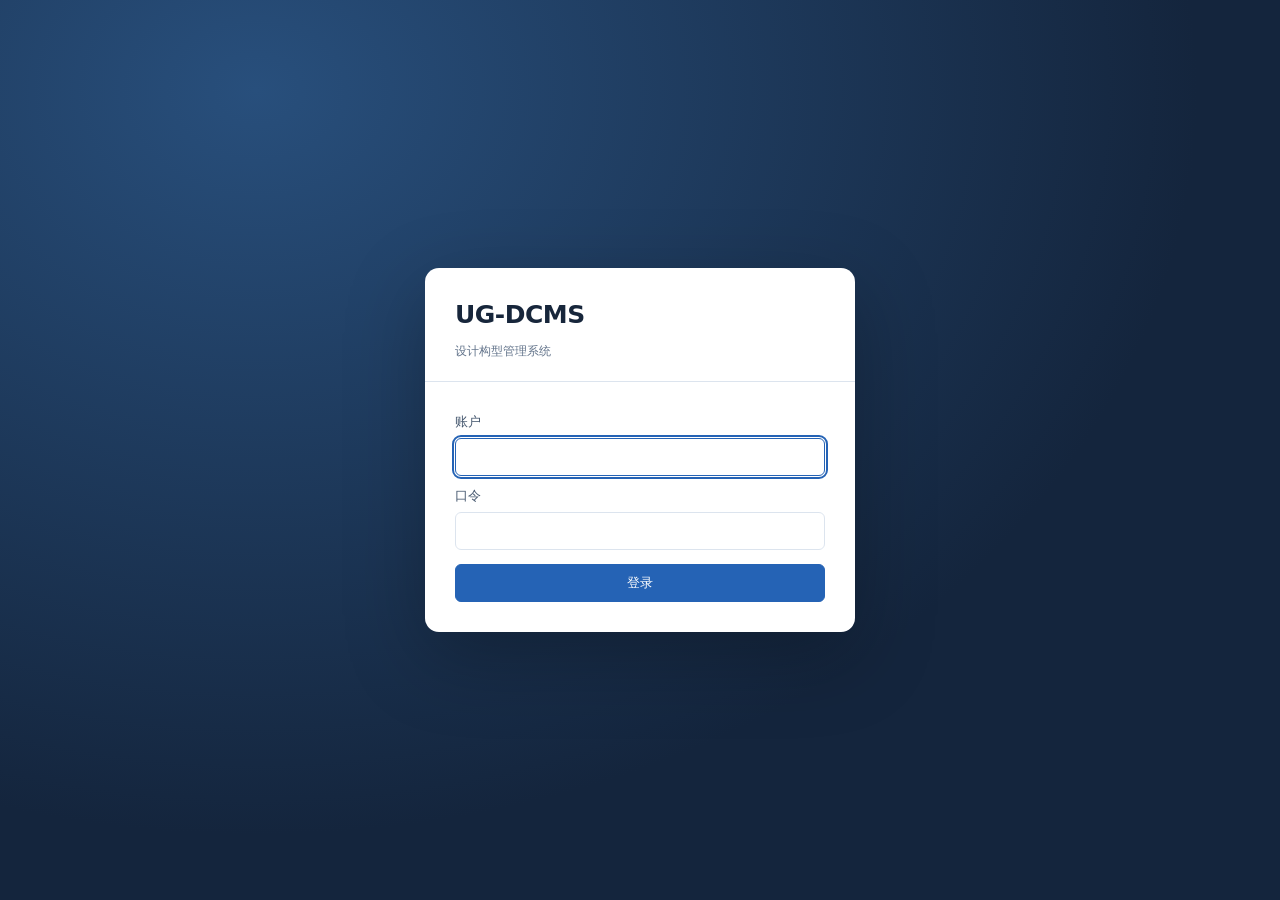
<file: ci/frontend/index.html>
<!DOCTYPE html>
<html lang="zh-CN">
<head>
<meta charset="utf-8">
<meta name="viewport" content="width=device-width, initial-scale=1">
<title>UG-DCMS 设计构型管理</title>
<link rel="stylesheet" href="app.css">
</head>
<body>
<div id="root"></div>
<div id="toast"></div>
<script type="module" src="js/app.js"></script>
</body>
</html>
</file>
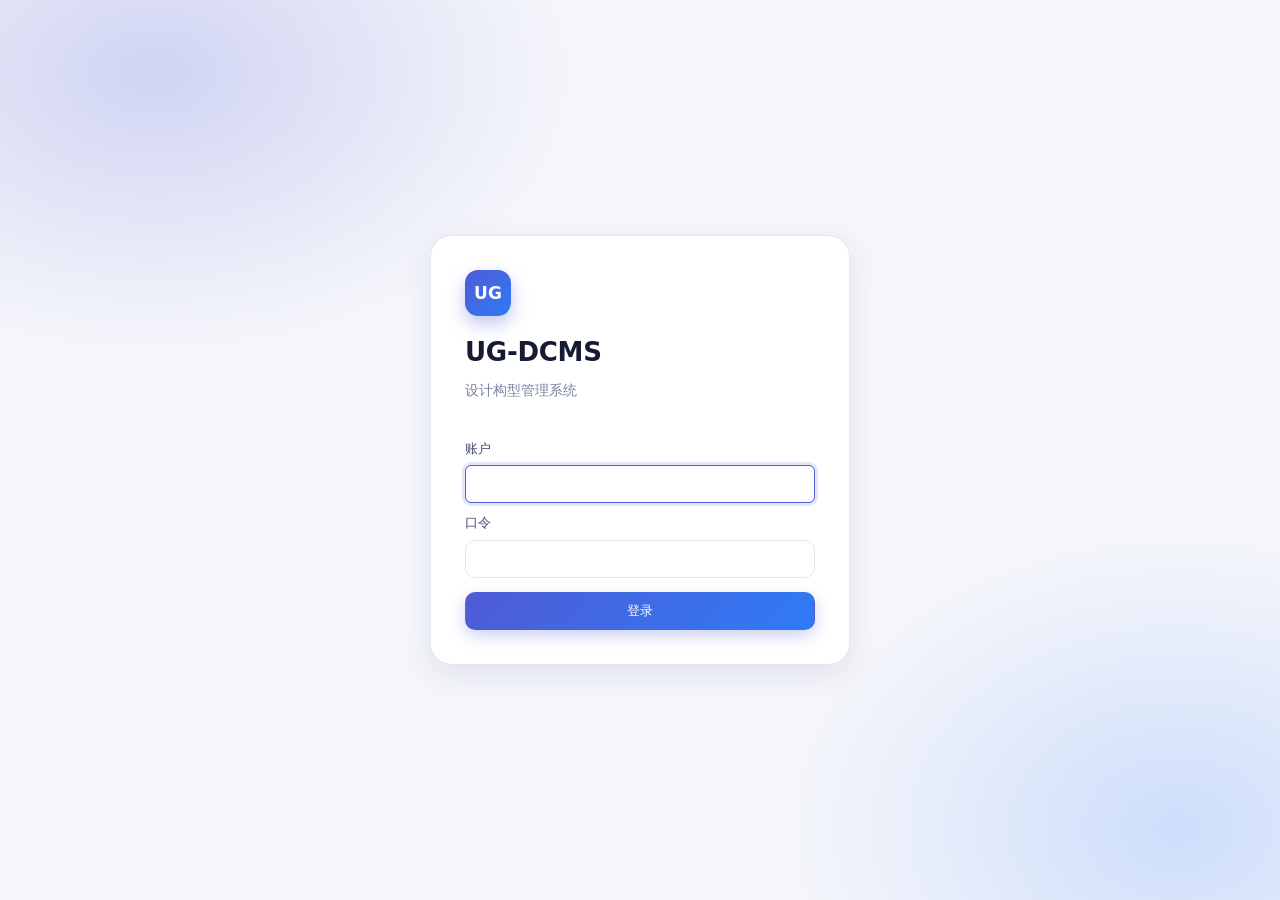
<file: src/frontend/index.html>
<!DOCTYPE html>
<html lang="zh-CN">
<head>
<meta charset="utf-8">
<meta name="viewport" content="width=device-width, initial-scale=1">
<title>UG-DCMS 设计构型管理</title>
<link rel="stylesheet" href="app.css?v=rc2.45">
<link rel="stylesheet" href="theme.css?v=rc2.45">
</head>
<body>
<div id="root"></div>
<div id="toast"></div>
<script type="module" src="js/app.js?v=rc2.45"></script>
</body>
</html>
</file>
<file: ci/frontend/app.css>
/* =====================================================================
   UG-DCMS 界面样式
   设计取向: 视觉语汇取自工程图纸本身 —— 标题栏、明细表、版次标记。
   件号与图号使用等宽字体是功能需要: 避免 0/O、1/l 混淆, 且便于纵向比对,
   不是装饰。信息密度优先于留白, 因为使用者一次要看的对象很多。
   无外部字体与脚本依赖 —— 部署环境很可能不通外网。
   ===================================================================== */
:root {
  --paper:      #f7f8f9;
  --surface:    #ffffff;
  --ink:        #101418;   /* 制图墨色, 偏蓝的黑 */
  --ink-2:      #4a5460;
  --ink-3:      #79838f;
  --rule:       #c9cfd6;   /* 图纸线 */
  --rule-light: #e3e7ea;
  --accent:     #1f4e79;   /* ISO 制图蓝 */
  --accent-bg:  #eaf0f6;

  /* 状态色承载信息, 不是装饰 */
  --st-draft:    #6b5b00;
  --st-review:   #1f4e79;
  --st-released: #14653a;
  --st-obsolete: #7a2e2e;
  --st-error:    #b3261e;
  --st-warn:     #8a5a00;

  --mono: "Cascadia Mono", "Consolas", "DejaVu Sans Mono", "Courier New", monospace;
  --sans: "Source Han Sans SC", "Noto Sans CJK SC", "Microsoft YaHei",
          "PingFang SC", system-ui, sans-serif;
}

* { box-sizing: border-box; }
html, body { height: 100%; }
body {
  margin: 0; background: var(--paper); color: var(--ink);
  font: 14px/1.55 var(--sans);
}
a { color: var(--accent); text-decoration: none; }
a:hover { text-decoration: underline; }
:focus-visible { outline: 2px solid var(--accent); outline-offset: 1px; }

/* ---------- 布局 ---------- */
.shell { display: grid; grid-template-columns: 208px 1fr; min-height: 100vh; }
.rail {
  background: var(--surface); border-right: 1px solid var(--rule);
  display: flex; flex-direction: column;
}
.brand {
  padding: 14px 16px; border-bottom: 1px solid var(--rule);
  font-weight: 600; letter-spacing: .01em;
}
.brand small { display: block; font-weight: 400; color: var(--ink-3); font-size: 12px; }
.nav { padding: 8px 0; flex: 1; overflow-y: auto; }
.nav h4 {
  margin: 14px 16px 4px; font-size: 11px; font-weight: 600; color: var(--ink-3);
}
.nav a {
  display: block; padding: 6px 16px; color: var(--ink-2); border-left: 3px solid transparent;
}
.nav a:hover { background: var(--accent-bg); text-decoration: none; }
.nav a.on { background: var(--accent-bg); color: var(--accent); border-left-color: var(--accent); font-weight: 600; }
.whoami { padding: 10px 16px; border-top: 1px solid var(--rule); font-size: 12px; color: var(--ink-2); }
.main { padding: 18px 22px 60px; max-width: 1400px; }

/* ---------- 图纸标题栏 ---------- */
/* 对象详情页的头部按图纸标题栏的格子结构呈现, 与工程师在每张图上看到的一致 */
.titleblock { border: 1.5px solid var(--ink); background: var(--surface); margin-bottom: 18px; }
.titleblock .tb-head {
  display: flex; align-items: baseline; gap: 14px;
  padding: 10px 14px; border-bottom: 1.5px solid var(--ink);
}
.titleblock .tb-code { font: 600 20px/1.2 var(--mono); letter-spacing: .02em; }
.titleblock .tb-name { font-size: 15px; color: var(--ink-2); }
.tb-grid { display: grid; grid-template-columns: repeat(4, 1fr); }
.tb-cell { padding: 7px 12px; border-right: 1px solid var(--rule); border-bottom: 1px solid var(--rule); }
.tb-cell:nth-child(4n) { border-right: 0; }
.tb-cell b { display: block; font-size: 11px; font-weight: 500; color: var(--ink-3); margin-bottom: 2px; }
.tb-cell span { font-size: 13px; }
.tb-cell .mono { font-family: var(--mono); }

/* ---------- 通用块 ---------- */
h1 { font-size: 19px; margin: 0 0 4px; font-weight: 600; }
h2 { font-size: 15px; margin: 22px 0 8px; font-weight: 600; }
.sub { color: var(--ink-3); font-size: 13px; margin: 0 0 16px; }
.panel { background: var(--surface); border: 1px solid var(--rule); margin-bottom: 16px; }
.panel > header {
  padding: 9px 13px; border-bottom: 1px solid var(--rule);
  display: flex; justify-content: space-between; align-items: center; gap: 10px;
}
.panel > header h3 { margin: 0; font-size: 14px; font-weight: 600; }
.panel .body { padding: 13px; }
.grid2 { display: grid; grid-template-columns: repeat(auto-fit, minmax(300px, 1fr)); gap: 16px; }
.grid4 { display: grid; grid-template-columns: repeat(auto-fit, minmax(160px, 1fr)); gap: 12px; }

/* ---------- 明细表 ---------- */
table { width: 100%; border-collapse: collapse; font-size: 13px; }
th, td { padding: 6px 10px; text-align: left; border-bottom: 1px solid var(--rule-light); vertical-align: top; }
th { font-weight: 600; font-size: 12px; color: var(--ink-2); background: #f2f4f6; border-bottom: 1px solid var(--rule); }
tbody tr:hover { background: #f8fafb; }
td.mono, th.mono, .mono { font-family: var(--mono); }
td.num { text-align: right; font-family: var(--mono); }
.empty { padding: 26px 13px; color: var(--ink-3); text-align: center; }
.empty b { display: block; color: var(--ink-2); margin-bottom: 4px; font-weight: 600; }

/* ---------- 状态标记 ---------- */
.st { display: inline-block; padding: 1px 7px; font-size: 12px; border: 1px solid currentColor; }
.st-DRAFT, .st-WORKING, .st-PENDING, .st-PREVIEW { color: var(--st-draft); }
.st-IN_REVIEW { color: var(--st-review); }
.st-RELEASED, .st-ACTIVE, .st-ACCEPTED, .st-OK, .st-COMMITTED { color: var(--st-released); }
.st-SUPERSEDED, .st-CLOSED, .st-DEPRECATED, .st-CANCELLED, .st-ABORTED { color: var(--ink-3); }
.st-OBSOLETE, .st-MISMATCH, .st-MISSING, .st-ERROR { color: var(--st-obsolete); }
.st-WARNING { color: var(--st-warn); }
.st-current { color: var(--st-released); font-weight: 600; }

/* ---------- 表单与按钮 ---------- */
label { display: block; font-size: 12px; color: var(--ink-2); margin: 10px 0 3px; }
input, select, textarea {
  width: 100%; padding: 6px 9px; font: 14px var(--sans);
  border: 1px solid var(--rule); background: var(--surface); color: var(--ink);
}
input.mono, textarea.mono { font-family: var(--mono); }
textarea { min-height: 68px; resize: vertical; }
input:disabled, select:disabled { background: #f2f4f6; color: var(--ink-3); }
.btn {
  display: inline-block; padding: 6px 14px; font: 13px var(--sans); cursor: pointer;
  border: 1px solid var(--ink); background: var(--surface); color: var(--ink);
}
.btn:hover { background: var(--ink); color: var(--surface); }
.btn.primary { background: var(--accent); border-color: var(--accent); color: #fff; }
.btn.primary:hover { background: #17395a; }
.btn.small { padding: 3px 9px; font-size: 12px; }
.btn.danger { border-color: var(--st-obsolete); color: var(--st-obsolete); }
.btn.danger:hover { background: var(--st-obsolete); color: #fff; }
.btn:disabled { opacity: .45; cursor: not-allowed; }
.actions { display: flex; gap: 8px; flex-wrap: wrap; margin-top: 14px; }
.inline-form { display: flex; gap: 8px; align-items: flex-end; flex-wrap: wrap; }
.inline-form > div { flex: 1 1 130px; }
.inline-form label { margin-top: 0; }

/* ---------- 提示 ---------- */
.note { padding: 9px 12px; border-left: 3px solid var(--accent); background: var(--accent-bg); font-size: 13px; margin: 10px 0; }
.note.error { border-color: var(--st-error); background: #fbeceb; }
.note.warn { border-color: var(--st-warn); background: #fdf6e8; }
.note ul { margin: 5px 0 0 18px; padding: 0; }
#toast {
  position: fixed; right: 18px; bottom: 18px; z-index: 90;
  display: flex; flex-direction: column; gap: 8px; max-width: 380px;
}
.toast {
  background: var(--ink); color: #fff; padding: 9px 13px; font-size: 13px;
  border-left: 3px solid var(--st-released);
}
.toast.error { border-left-color: var(--st-error); }
.toast small { display: block; color: #b9c2cc; font-family: var(--mono); font-size: 11px; margin-top: 2px; }

/* ---------- 统计块 ---------- */
.stat { background: var(--surface); border: 1px solid var(--rule); padding: 11px 13px; }
.stat b { display: block; font: 600 22px/1.1 var(--mono); }
.stat span { font-size: 12px; color: var(--ink-3); }
.stat.alert b { color: var(--st-error); }

/* ---------- 登录 ---------- */
.login-wrap { display: grid; place-items: center; min-height: 100vh; padding: 20px; }
.login { width: 100%; max-width: 380px; background: var(--surface); border: 1.5px solid var(--ink); }
.login .head { padding: 16px 20px; border-bottom: 1.5px solid var(--ink); }
.login .head h1 { font-size: 17px; }
.login .head p { margin: 3px 0 0; font-size: 12px; color: var(--ink-3); }
.login .body { padding: 16px 20px 20px; }

/* ---------- 向导步骤 ---------- */
/* 建族确实是有序步骤, 编号在此表达真实顺序而非装饰 */
.steps { display: flex; border: 1px solid var(--rule); background: var(--surface); margin-bottom: 14px; }
.step { flex: 1; padding: 8px 12px; border-right: 1px solid var(--rule); font-size: 13px; color: var(--ink-3); }
.step:last-child { border-right: 0; }
.step.on { background: var(--accent-bg); color: var(--accent); font-weight: 600; }
.step.done { color: var(--st-released); }
.step i { font-style: normal; font-family: var(--mono); margin-right: 6px; }

.tree-indent { display: inline-block; color: var(--rule); font-family: var(--mono); }
.split { display: grid; grid-template-columns: 1fr 1fr; gap: 16px; }
.right { text-align: right; }
.muted { color: var(--ink-3); }
.nowrap { white-space: nowrap; }

@media (max-width: 900px) {
  .shell { grid-template-columns: 1fr; }
  .rail { flex-direction: row; overflow-x: auto; border-right: 0; border-bottom: 1px solid var(--rule); }
  .nav { display: flex; padding: 0; }
  .nav h4, .whoami { display: none; }
  .tb-grid { grid-template-columns: repeat(2, 1fr); }
  .tb-cell:nth-child(4n) { border-right: 1px solid var(--rule); }
  .tb-cell:nth-child(2n) { border-right: 0; }
  .split { grid-template-columns: 1fr; }
}
@media (prefers-reduced-motion: reduce) { * { transition: none !important; animation: none !important; } }

/* Unified desktop workspace; all assets remain available offline. */
:root { --paper:#f3f6fb; --ink:#17263b; --ink-2:#475970; --ink-3:#63748b; --rule:#dce4ee; --accent:#2563b5; --accent-bg:#eaf2ff; }
.shell { grid-template-columns:232px minmax(0,1fr); }
.rail { background:#14253d; color:#fff; position:sticky; top:0; height:100vh; border:0; }
.brand { padding:25px 22px; font-size:21px; letter-spacing:.04em; border-color:#304158; }
.brand small { color:#b7c8df; font-size:12px; margin-top:5px; letter-spacing:.12em; }
.nav { padding:8px 12px; }
.nav h4 { color:#91a7c2; margin:20px 12px 7px; letter-spacing:.09em; }
.nav a { margin:3px 0; padding:10px 13px; color:#dae4f1; border-radius:7px; border-left:0; }
.nav a:hover { background:#223c5d; color:white; }
.nav a.on { background:#2a62a5; color:white; box-shadow:inset 3px 0 #80bbff; }
.whoami { padding:17px 22px; border-color:#304158; color:#e2eaf4; line-height:1.9; }
.whoami .muted { color:#a5b9d1; }
.whoami a { color:#b8d9ff; display:inline-block; margin:7px 14px 0 0; }
.main { min-width:0; width:100%; max-width:1680px; padding:30px 32px 60px; }
h1 { font-size:25px; letter-spacing:-.02em; margin-bottom:7px; }
h1,.tb-code,.tb-cell { overflow-wrap:anywhere; }
.sub { font-size:14px; margin-bottom:22px; }
.panel,.stat { border-radius:10px; box-shadow:0 2px 6px #18345906; }
.panel { margin-top:16px; overflow:hidden; }
.panel > header { padding:14px 18px; border-color:var(--rule-light); flex-wrap:wrap; }
.panel > header h3 { font-size:15px; }
.panel .body { padding:18px; }
.grid4 { gap:14px; margin:20px 0; grid-template-columns:repeat(auto-fit,minmax(170px,1fr)); }
.stat { padding:19px 20px; border-top:3px solid #8cb5e9; }
.stat b { font-size:28px; margin-bottom:10px; color:#204775; }
.stat span { font-size:13px; }
.table-scroll { width:100%; overflow-x:auto; }
th { padding:11px 14px; background:#f6f8fc; white-space:nowrap; }
td { padding:12px 14px; }
tbody tr:hover { background:#f1f6fd; }
.empty { padding:42px 18px; }
.st,.badge { border-radius:5px; padding:3px 8px; font-size:12px; }
.st-ACTIVE,.st-RELEASED,.st-ACCEPTED { background:#edf8f1; border-color:#c5e5d2; }
.st-CANCELLED,.st-DEPRECATED { background:#f1f3f6; border-color:#d7dce4; }
.badge { display:inline-block; background:#eff4fb; color:#38577e; }
.badges,.row-actions { display:flex; gap:6px; flex-wrap:wrap; }
.row-actions { min-width:190px; }
.btn { border-color:#cad6e5; border-radius:6px; padding:9px 16px; font-weight:500; min-height:36px; white-space:nowrap; }
.btn:hover { background:#eaf2ff; color:var(--accent); border-color:#93b4df; text-decoration:none; }
.btn.primary { color:white; }
.btn.small { min-height:30px; padding:4px 10px; }
input,select,textarea { border-radius:6px; padding:9px 11px; min-height:38px; }
input:focus,select:focus,textarea:focus { border-color:var(--accent); }
input[type=checkbox],input[type=radio] { width:17px; min-height:17px; accent-color:var(--accent); }
label { font-size:13px; margin-bottom:6px; }
.note { border-radius:0 7px 7px 0; padding:12px 15px; }
.page-heading { display:flex; justify-content:space-between; align-items:center; gap:16px; flex-wrap:wrap; }
.page-heading .sub { margin-bottom:0; }
.toolbar { display:flex; align-items:center; flex-wrap:wrap; gap:12px; margin:18px 0; }
.toolbar input { flex:1 1 220px; width:auto; }
.toolbar select { flex:0 1 180px; width:auto; }
.home-shortcuts { margin:18px 0; }
.titleblock { border-color:#b6c9df; border-radius:8px; overflow:hidden; }
.titleblock .tb-head { background:#edf3fb; border-color:#b6c9df; padding:16px; flex-wrap:wrap; }
.login-wrap { background:radial-gradient(ellipse at 20% 10%,#284f7c 0,#14253d 65%); }
.login { border:0; border-radius:14px; max-width:430px; box-shadow:0 24px 80px #0004; }
.login .head { padding:28px 30px 20px; border-color:var(--rule); }
.login .head h1 { font-size:25px; }
.login .body { padding:20px 30px 30px; }
.login .actions .btn { width:100%; }
.editor { border:1px solid var(--rule); border-radius:12px; padding:26px; width:min(720px,calc(100vw - 32px)); max-height:90vh; color:var(--ink); box-shadow:0 24px 80px #10203933; }
.editor::backdrop { background:#0b1d35a6; }
.editor h2 { margin:0 0 20px; font-size:21px; }
.editor .grid2 { grid-template-columns:repeat(2,minmax(0,1fr)); }
.editor fieldset { border:1px solid var(--rule); border-radius:8px; margin:18px 0; padding:14px; }
.role-grid { display:grid; grid-template-columns:repeat(2,minmax(0,1fr)); gap:10px; }
.role-option { display:flex; align-items:center; gap:9px; margin:0; padding:9px; background:#f5f8fc; border-radius:5px; }
.dialog-actions { justify-content:flex-end; padding-top:16px; border-top:1px solid var(--rule); }
.condition-row { display:flex; flex-wrap:wrap; gap:7px; padding:12px 0; border-bottom:1px solid var(--rule-light); }
.condition-row input { flex:1 1 130px; width:130px; }
.condition-row select { flex:0 1 110px; width:110px; }
details > summary { cursor:pointer; color:var(--accent); }
@media (min-width:1500px) { .main > div > .grid4 { grid-template-columns:repeat(4,minmax(0,1fr)); } }
@media (max-width:900px) {
  .shell { grid-template-columns:minmax(0,1fr); }
  .rail { position:static; height:auto; display:block; }
  .brand { padding:15px 20px; }
  .nav { display:flex; overflow-x:auto; padding:6px 12px; }
  .nav a { flex-shrink:0; }
  .whoami { display:block; padding:8px 20px; }
  .whoami > div { display:inline; margin-right:12px; }
  .main { padding:22px 16px 40px; }
  .grid2 { grid-template-columns:minmax(0,1fr); }
}
@media (max-width:560px) { .editor .grid2,.role-grid { grid-template-columns:minmax(0,1fr); } .page-heading { align-items:flex-start; } }
</file>
<file: src/frontend/app.css>
/* =====================================================================
   UG-DCMS 界面样式
   设计取向: 视觉语汇取自工程图纸本身 —— 标题栏、明细表、版次标记。
   件号与图号使用等宽字体是功能需要: 避免 0/O、1/l 混淆, 且便于纵向比对,
   不是装饰。信息密度优先于留白, 因为使用者一次要看的对象很多。
   无外部字体与脚本依赖 —— 部署环境很可能不通外网。
   ===================================================================== */
:root {
  --paper:      #f7f8f9;
  --surface:    #ffffff;
  --ink:        #101418;   /* 制图墨色, 偏蓝的黑 */
  --ink-2:      #4a5460;
  --ink-3:      #79838f;
  --rule:       #c9cfd6;   /* 图纸线 */
  --rule-light: #e3e7ea;
  --accent:     #1f4e79;   /* ISO 制图蓝 */
  --accent-bg:  #eaf0f6;

  /* 状态色承载信息, 不是装饰 */
  --st-draft:    #6b5b00;
  --st-review:   #1f4e79;
  --st-released: #14653a;
  --st-obsolete: #7a2e2e;
  --st-error:    #b3261e;
  --st-warn:     #8a5a00;

  --mono: "Cascadia Mono", "Consolas", "DejaVu Sans Mono", "Courier New", monospace;
  --sans: "Source Han Sans SC", "Noto Sans CJK SC", "Microsoft YaHei",
          "PingFang SC", system-ui, sans-serif;
}

.restore-mask{position:fixed;inset:0;z-index:9999;background:rgba(15,31,52,.58);display:flex;align-items:center;justify-content:center;padding:24px}
.restore-dialog{width:min(560px,100%);background:#fff;border-radius:10px;box-shadow:0 20px 60px rgba(0,0,0,.3);padding:28px}
.restore-dialog progress{width:100%;height:22px;margin:14px 0 8px;accent-color:#2469ad}
.restore-progress-line{display:flex;align-items:center;justify-content:space-between;margin-bottom:16px}
.restore-progress-line b{font-size:22px;color:#185b9d}

* { box-sizing: border-box; }
html, body { height: 100%; }
body {
  margin: 0; background: var(--paper); color: var(--ink);
  font: 14px/1.55 var(--sans);
}
a { color: var(--accent); text-decoration: none; }
a:hover { text-decoration: underline; }
:focus-visible { outline: 2px solid var(--accent); outline-offset: 1px; }

/* ---------- 布局 ---------- */
.shell { display: grid; grid-template-columns: 208px 1fr; min-height: 100vh; }
.rail {
  background: var(--surface); border-right: 1px solid var(--rule);
  display: flex; flex-direction: column;
}
.brand {
  padding: 14px 16px; border-bottom: 1px solid var(--rule);
  font-weight: 600; letter-spacing: .01em;
}
.brand small { display: block; font-weight: 400; color: var(--ink-3); font-size: 12px; }
.nav { padding: 8px 0; flex: 1; overflow-y: auto; }
.nav h4 {
  margin: 14px 16px 4px; font-size: 11px; font-weight: 600; color: var(--ink-3);
}
.nav a {
  display: block; padding: 6px 16px; color: var(--ink-2); border-left: 3px solid transparent;
}
.nav a:hover { background: var(--accent-bg); text-decoration: none; }
.nav a.on { background: var(--accent-bg); color: var(--accent); border-left-color: var(--accent); font-weight: 600; }
.whoami { padding: 10px 16px; border-top: 1px solid var(--rule); font-size: 12px; color: var(--ink-2); }
.main { padding: 18px 22px 60px; max-width: 1400px; }

/* ---------- 图纸标题栏 ---------- */
/* 对象详情页的头部按图纸标题栏的格子结构呈现, 与工程师在每张图上看到的一致 */
.titleblock { border: 1.5px solid var(--ink); background: var(--surface); margin-bottom: 18px; }
.titleblock .tb-head {
  display: flex; align-items: baseline; gap: 14px;
  padding: 10px 14px; border-bottom: 1.5px solid var(--ink);
}
.titleblock .tb-code { font: 600 20px/1.2 var(--mono); letter-spacing: .02em; }
.titleblock .tb-name { font-size: 15px; color: var(--ink-2); }
.tb-grid { display: grid; grid-template-columns: repeat(4, 1fr); }
.tb-cell { padding: 7px 12px; border-right: 1px solid var(--rule); border-bottom: 1px solid var(--rule); }
.tb-cell:nth-child(4n) { border-right: 0; }
.tb-cell b { display: block; font-size: 11px; font-weight: 500; color: var(--ink-3); margin-bottom: 2px; }
.tb-cell span { font-size: 13px; }
.tb-cell .mono { font-family: var(--mono); }

/* ---------- 通用块 ---------- */
h1 { font-size: 19px; margin: 0 0 4px; font-weight: 600; }
h2 { font-size: 15px; margin: 22px 0 8px; font-weight: 600; }
.sub { color: var(--ink-3); font-size: 13px; margin: 0 0 16px; }
.panel { background: var(--surface); border: 1px solid var(--rule); margin-bottom: 16px; }
.panel > header {
  padding: 9px 13px; border-bottom: 1px solid var(--rule);
  display: flex; justify-content: space-between; align-items: center; gap: 10px;
}
.panel > header h3 { margin: 0; font-size: 14px; font-weight: 600; }
.panel .body { padding: 13px; }
.grid2 { display: grid; grid-template-columns: repeat(auto-fit, minmax(300px, 1fr)); gap: 16px; }
.grid4 { display: grid; grid-template-columns: repeat(auto-fit, minmax(160px, 1fr)); gap: 12px; }

/* ---------- 明细表 ---------- */
table { width: 100%; border-collapse: collapse; font-size: 13px; }
th, td { padding: 6px 10px; text-align: left; border-bottom: 1px solid var(--rule-light); vertical-align: top; }
th { font-weight: 600; font-size: 12px; color: var(--ink-2); background: #f2f4f6; border-bottom: 1px solid var(--rule); }
tbody tr:hover { background: #f8fafb; }
td.mono, th.mono, .mono { font-family: var(--mono); }
td.num { text-align: right; font-family: var(--mono); }
.empty { padding: 26px 13px; color: var(--ink-3); text-align: center; }
.empty b { display: block; color: var(--ink-2); margin-bottom: 4px; font-weight: 600; }

/* ---------- 状态标记 ---------- */
.st { display: inline-block; padding: 1px 7px; font-size: 12px; border: 1px solid currentColor; }
.st-DRAFT, .st-WORKING, .st-PENDING, .st-PREVIEW { color: var(--st-draft); }
.st-IN_REVIEW { color: var(--st-review); }
.st-RELEASED, .st-ACTIVE, .st-ACCEPTED, .st-OK, .st-COMMITTED { color: var(--st-released); }
.st-SUPERSEDED, .st-CLOSED, .st-DEPRECATED, .st-CANCELLED, .st-ABORTED { color: var(--ink-3); }
.st-OBSOLETE, .st-MISMATCH, .st-MISSING, .st-ERROR { color: var(--st-obsolete); }
.st-WARNING { color: var(--st-warn); }
.st-current { color: var(--st-released); font-weight: 600; }

/* ---------- 表单与按钮 ---------- */
label { display: block; font-size: 12px; color: var(--ink-2); margin: 10px 0 3px; }
input, select, textarea {
  width: 100%; padding: 6px 9px; font: 14px var(--sans);
  border: 1px solid var(--rule); background: var(--surface); color: var(--ink);
}
input.mono, textarea.mono { font-family: var(--mono); }
textarea { min-height: 68px; resize: vertical; }
input:disabled, select:disabled { background: #f2f4f6; color: var(--ink-3); }
.btn {
  display: inline-flex; align-items: center; justify-content: center; gap: 6px;
  vertical-align: middle; text-align: center; font: 13px/20px var(--sans); cursor: pointer;
  border: 1px solid var(--ink); background: var(--surface); color: var(--ink);
}
.btn:hover { background: var(--ink); color: var(--surface); }
.btn.primary { background: var(--accent); border-color: var(--accent); color: #fff; }
.btn.primary:hover { background: #17395a; }
.btn.danger { border-color: var(--st-obsolete); color: var(--st-obsolete); }
.btn.danger:hover { background: var(--st-obsolete); color: #fff; }
.btn:disabled { opacity: .45; cursor: not-allowed; }
.actions { display: flex; align-items: center; gap: 8px; flex-wrap: wrap; margin-top: 14px; }
.actions .actions { margin-top: 0; }
.inline-form { display: flex; gap: 8px; align-items: flex-end; flex-wrap: wrap; }
.inline-form > div { flex: 1 1 130px; }
.inline-form label { margin-top: 0; }

/* ---------- 提示 ---------- */
.note { padding: 9px 12px; border-left: 3px solid var(--accent); background: var(--accent-bg); font-size: 13px; margin: 10px 0; }
.note.error { border-color: var(--st-error); background: #fbeceb; }
.note.warn { border-color: var(--st-warn); background: #fdf6e8; }
.note ul { margin: 5px 0 0 18px; padding: 0; }
#toast {
  position: fixed; right: 18px; bottom: 18px; z-index: 90;
  display: flex; flex-direction: column; gap: 8px; max-width: 380px;
}
.toast {
  background: var(--ink); color: #fff; padding: 9px 13px; font-size: 13px;
  border-left: 3px solid var(--st-released);
}
.toast.error { border-left-color: var(--st-error); }
.toast small { display: block; color: #b9c2cc; font-family: var(--mono); font-size: 11px; margin-top: 2px; }

/* ---------- 统计块 ---------- */
.stat { background: var(--surface); border: 1px solid var(--rule); padding: 11px 13px; }
.stat b { display: block; font: 600 22px/1.1 var(--mono); }
.stat span { font-size: 12px; color: var(--ink-3); }
.stat.alert b { color: var(--st-error); }

/* ---------- 登录 ---------- */
.login-wrap { display: grid; place-items: center; min-height: 100vh; padding: 20px; }
.login { width: 100%; max-width: 380px; background: var(--surface); border: 1.5px solid var(--ink); }
.login .head { padding: 16px 20px; border-bottom: 1.5px solid var(--ink); }
.login .head h1 { font-size: 17px; }
.login .head p { margin: 3px 0 0; font-size: 12px; color: var(--ink-3); }
.login .body { padding: 16px 20px 20px; }

/* ---------- 向导步骤 ---------- */
/* 建族确实是有序步骤, 编号在此表达真实顺序而非装饰 */
.steps { display: flex; border: 1px solid var(--rule); background: var(--surface); margin-bottom: 14px; }
.step { flex: 1; padding: 8px 12px; border-right: 1px solid var(--rule); font-size: 13px; color: var(--ink-3); }
.step:last-child { border-right: 0; }
.step.on { background: var(--accent-bg); color: var(--accent); font-weight: 600; }
.step.done { color: var(--st-released); }
.step i { font-style: normal; font-family: var(--mono); margin-right: 6px; }

.tree-indent { display: inline-block; color: var(--rule); font-family: var(--mono); }
.split { display: grid; grid-template-columns: 1fr 1fr; gap: 16px; }
.right { text-align: right; }
.muted { color: var(--ink-3); }
.nowrap { white-space: nowrap; }

@media (max-width: 900px) {
  .shell { grid-template-columns: 1fr; }
  .rail { flex-direction: row; overflow-x: auto; border-right: 0; border-bottom: 1px solid var(--rule); }
  .nav { display: flex; padding: 0; }
  .nav h4, .whoami { display: none; }
  .tb-grid { grid-template-columns: repeat(2, 1fr); }
  .tb-cell:nth-child(4n) { border-right: 1px solid var(--rule); }
  .tb-cell:nth-child(2n) { border-right: 0; }
  .split { grid-template-columns: 1fr; }
}
@media (prefers-reduced-motion: reduce) { * { transition: none !important; animation: none !important; } }

/* Unified desktop workspace; all assets remain available offline. */
:root { --paper:#f3f6fb; --ink:#17263b; --ink-2:#475970; --ink-3:#63748b; --rule:#dce4ee; --accent:#2563b5; --accent-bg:#eaf2ff; }
.shell { grid-template-columns:216px minmax(0,1fr); }
.rail { background:#f8fbff; color:#19324f; position:sticky; top:0; height:100vh; border-right:1px solid #d6e1ef; box-shadow:4px 0 18px #10233a14; }
.brand { padding:20px 18px 18px; font-size:20px; color:#fff; letter-spacing:.04em; border-color:#304158; background:linear-gradient(135deg,#1e4f85,#132945); }
.brand small { color:#b7c8df; font-size:12px; margin-top:5px; letter-spacing:.12em; }
.nav { padding:8px 9px 14px; scrollbar-width:thin; scrollbar-color:#b4c6da transparent; }
.nav::-webkit-scrollbar { width:5px; }
.nav::-webkit-scrollbar-track { background:transparent; }
.nav::-webkit-scrollbar-thumb { background:#b4c6da; border-radius:9px; }
.nav h4 { color:#7187a1; margin:17px 10px 6px; padding-top:10px; border-top:1px solid #e3eaf3; letter-spacing:.09em; }
.nav h4:first-child { border-top:0; padding-top:0; }
.nav a { display:flex; align-items:center; gap:9px; margin:2px 0; padding:7px 9px; color:#344f6e; border-radius:8px; border-left:0; }
.nav-icon { width:25px; height:25px; flex:0 0 25px; display:grid; place-items:center; border:1px solid #cbd9e9; background:#fff; border-radius:7px; color:#55789e; font-size:14px; }
.nav a:hover { background:#e9f2fd; color:#174f8c; }
.nav a.on { background:linear-gradient(90deg,#2b67ad,#285b98); color:white; box-shadow:0 5px 14px #07182b4d; }
.nav a.on .nav-icon { color:#fff; border-color:#91c4ff; background:#ffffff14; }
.whoami { margin:8px; padding:12px 13px; border:1px solid #d3dfed; border-radius:9px; background:#fff; color:#284560; line-height:1.65; }
.whoami .muted { color:#73869b; }
.whoami a { color:#2867aa; display:inline-block; margin:7px 14px 0 0; }
.main { min-width:0; width:100%; max-width:1680px; padding:30px 32px 60px; }
h1 { font-size:25px; letter-spacing:-.02em; margin-bottom:7px; }
h1,.tb-code,.tb-cell { overflow-wrap:anywhere; }
.sub { font-size:14px; margin-bottom:22px; }
.panel,.stat { border-radius:10px; box-shadow:0 2px 6px #18345906; }
.panel { margin-top:16px; overflow:hidden; }
.panel > header { padding:14px 18px; border-color:var(--rule-light); flex-wrap:wrap; }
.panel > header h3 { font-size:15px; }
.panel .body { padding:18px; }
.grid4 { gap:14px; margin:20px 0; grid-template-columns:repeat(auto-fit,minmax(170px,1fr)); }
.stat { padding:19px 20px; border-top:3px solid #8cb5e9; }
.stat b { font-size:28px; margin-bottom:10px; color:#204775; }
.stat span { font-size:13px; }
.table-scroll { width:100%; overflow-x:auto; }
th { padding:11px 14px; background:#f6f8fc; white-space:nowrap; }
td { padding:12px 14px; }
tbody tr:hover { background:#f1f6fd; }
.empty { padding:42px 18px; }
.st,.badge { border-radius:5px; padding:3px 8px; font-size:12px; }
.st-ACTIVE,.st-RELEASED,.st-ACCEPTED { background:#edf8f1; border-color:#c5e5d2; }
.st-CANCELLED,.st-DEPRECATED { background:#f1f3f6; border-color:#d7dce4; }
.badge { display:inline-block; background:#eff4fb; color:#38577e; }
.badges,.row-actions { display:flex; gap:6px; flex-wrap:wrap; }
.row-actions { min-width:190px; }
.btn { border-color:#cad6e5; border-radius:6px; padding:8px 14px; font-weight:500; min-height:38px; white-space:nowrap; flex-shrink:0; }
.btn:hover { background:#eaf2ff; color:var(--accent); border-color:#93b4df; text-decoration:none; }
.btn.primary { color:white; }
/* Size follows placement: page/form actions 38px, dense rows 32px.
   Legacy .small on shared helpers must not shrink page-level actions. */
td .btn,.row-actions .btn,.condition-row .btn,.whoami .btn {
  min-height:32px; padding:5px 10px; font-size:12px;
}
.row-actions { align-items:center; }
input,select,textarea { border-radius:6px; padding:9px 11px; min-height:38px; }
input:focus,select:focus,textarea:focus { border-color:var(--accent); }
input[type=checkbox],input[type=radio] { width:17px; min-height:17px; accent-color:var(--accent); }
label { font-size:13px; margin-bottom:6px; }
.note { border-radius:0 7px 7px 0; padding:12px 15px; }
.page-heading { display:flex; justify-content:space-between; align-items:center; gap:16px; flex-wrap:wrap; }
.page-heading .sub { margin-bottom:0; }
.toolbar { display:flex; align-items:center; flex-wrap:wrap; gap:12px; margin:18px 0; }
.toolbar input { flex:1 1 220px; width:auto; }
.toolbar select { flex:0 1 180px; width:auto; }
.home-shortcuts { margin:18px 0; }
.titleblock { border-color:#b6c9df; border-radius:8px; overflow:hidden; }
.titleblock .tb-head { background:#edf3fb; border-color:#b6c9df; padding:16px; flex-wrap:wrap; }
.login-wrap { background:radial-gradient(ellipse at 20% 10%,#284f7c 0,#14253d 65%); }
.login { border:0; border-radius:14px; max-width:430px; box-shadow:0 24px 80px #0004; }
.login .head { padding:28px 30px 20px; border-color:var(--rule); }
.login .head h1 { font-size:25px; }
.login .body { padding:20px 30px 30px; }
.login .actions .btn { width:100%; }
.editor { border:1px solid var(--rule); border-radius:12px; padding:26px; width:min(720px,calc(100vw - 32px)); max-height:90vh; color:var(--ink); box-shadow:0 24px 80px #10203933; }
.editor::backdrop { background:#0b1d35a6; }
.editor h2 { margin:0 0 20px; font-size:21px; }
.editor .grid2 { grid-template-columns:repeat(2,minmax(0,1fr)); }
.editor fieldset { border:1px solid var(--rule); border-radius:8px; margin:18px 0; padding:14px; }
.role-grid { display:grid; grid-template-columns:repeat(2,minmax(0,1fr)); gap:10px; }
.role-option { display:flex; align-items:center; gap:9px; margin:0; padding:9px; background:#f5f8fc; border-radius:5px; }
.dialog-actions { justify-content:flex-end; padding-top:16px; border-top:1px solid var(--rule); }
.condition-row { display:flex; flex-wrap:wrap; gap:7px; padding:12px 0; border-bottom:1px solid var(--rule-light); }
.condition-row input { flex:1 1 130px; width:130px; }
.condition-row select { flex:0 1 110px; width:110px; }
details > summary { cursor:pointer; color:var(--accent); }
.part-picker { position:relative; min-width:300px; }
.panel.bom-add-panel { overflow:visible; }
.class-notes { font-size:12px; margin-top:8px; }
.part-picker-results { position:absolute; z-index:30; left:0; width:max(100%, 440px); max-width:calc(100vw - 48px); top:42px; max-height:min(440px, 60vh); overflow:auto; background:#fff; border:1px solid #b9cbe0; border-radius:8px; box-shadow:0 12px 28px #10243d2e; }
.part-picker-results:empty { display:none; }
.part-picker-option { width:100%; display:grid; grid-template-columns:minmax(120px,.8fr) minmax(130px,1fr); gap:4px 12px; padding:10px 12px; text-align:left; border:0; border-bottom:1px solid #e5ebf3; background:#fff; color:var(--ink); cursor:pointer; }
.part-picker-option:hover { background:#edf5ff; }
.part-picker-option:disabled { color:#9b6262; background:#faf5f5; cursor:not-allowed; }
.part-picker-option small { grid-column:1/-1; color:var(--ink-3); }
.part-picker-selected { padding-top:5px; font-size:12px; }
@media (min-width:1500px) { .main > div > .grid4 { grid-template-columns:repeat(4,minmax(0,1fr)); } }
@media (max-width:900px) {
  .shell { grid-template-columns:minmax(0,1fr); }
  .rail { position:static; height:auto; display:block; }
  .brand { padding:15px 20px; }
  .nav { display:flex; overflow-x:auto; padding:6px 12px; }
  .nav a { flex-shrink:0; }
  .whoami { display:block; padding:8px 20px; }
  .whoami > div { display:inline; margin-right:12px; }
  .main { padding:22px 16px 40px; }
  .grid2 { grid-template-columns:minmax(0,1fr); }
}
@media (max-width:560px) { .editor .grid2,.role-grid { grid-template-columns:minmax(0,1fr); } .page-heading { align-items:flex-start; } }

/* Durable additive-import progress, also on narrow client screens. */
[data-import-progress] progress{display:block;width:100%;height:18px;margin:12px 0;accent-color:var(--primary,#2563b8)}
[data-import-progress] p{overflow-wrap:anywhere}
[data-import-progress][hidden]{display:none}

/* ---- rc2.45: 文件管理与发布资料库 ---- */
.page-head { display:flex; justify-content:space-between; align-items:flex-start; gap:12px; flex-wrap:wrap; }
.page-head-actions { display:flex; gap:8px; padding-top:4px; }
.filter-bar { display:grid; grid-template-columns:repeat(auto-fit,minmax(150px,1fr)); gap:10px 12px; align-items:end;
  background:var(--surface); border:1px solid var(--rule-light); border-radius:10px; padding:12px 16px; margin:0 0 16px; }
.filter-bar label { margin-top:0; }
.filter-actions { display:flex; gap:8px; }
.panel.fold > summary { padding:12px 18px; font-weight:600; }
.panel.fold[open] > summary { border-bottom:1px solid var(--rule-light); }
.file-chips { display:flex; flex-wrap:wrap; gap:10px; margin:8px 0 12px; }
.file-chip { display:grid; gap:2px; text-align:left; min-width:190px; max-width:320px; padding:10px 14px; cursor:pointer;
  background:var(--accent-bg); border:1px solid #c4d5e6; border-radius:8px; color:var(--ink); font:inherit; }
.file-chip:hover { border-color:var(--accent); background:#dfeaf5; }
.file-chip b { font-size:12px; color:var(--accent); }
.file-chip span { overflow-wrap:anywhere; }
.file-chip small { color:var(--ink-3); }
.diff { display:inline-block; padding:1px 8px; border-radius:10px; font-size:12px; border:1px solid var(--rule-light); }
.diff-SAME { color:var(--ink-3); background:#f1f3f6; }
.diff-CHANGED { color:var(--st-warn); background:#fdf6e8; border-color:#efd9a6; }
.diff-ADDED { color:var(--st-released); background:#edf8f1; border-color:#c5e5d2; }
.diff-REMOVED { color:var(--st-obsolete); background:#fbeceb; border-color:#efc5c2; }
div.muted.small { font-size:12px; }

/* ---- rc2.45: 基线发布前检查 ---- */
.ready-summary { display:flex; justify-content:space-between; align-items:center; gap:10px; flex-wrap:wrap;
  padding:12px 16px; border-radius:8px; margin-bottom:14px; border:1px solid var(--rule-light); }
.ready-summary.is-block { background:#fbeceb; border-color:#efc5c2; color:var(--st-obsolete); }
.ready-summary.is-warn { background:#fdf6e8; border-color:#efd9a6; color:var(--st-warn); }
.ready-summary.is-pass { background:#edf8f1; border-color:#c5e5d2; color:var(--st-released); }
.ready-summary span { font-size:12px; color:var(--ink-2); }
.ready-group { margin:0 0 12px; }
.ready-group h4 { margin:0 0 6px; font-size:12px; color:var(--ink-3); font-weight:600; }
.ready-row { display:flex; align-items:flex-start; gap:10px; padding:8px 10px; border-bottom:1px solid var(--rule-light); }
.ready-row .ready-text { flex:1 1 auto; min-width:0; overflow-wrap:anywhere; }
.ready-row .ready-text small { display:block; }
.ready-ico { flex:0 0 22px; height:22px; border-radius:50%; display:grid; place-items:center; font-size:12px; font-weight:700; color:#fff; }
.lv-BLOCK .ready-ico { background:var(--st-error); }
.lv-WARN .ready-ico { background:var(--st-warn); }
.lv-PASS .ready-ico { background:var(--st-released); }

/* ---- rc2.45: 变更影响分析 ---- */
.impact-stats { display:grid; grid-template-columns:repeat(auto-fit,minmax(150px,1fr)); gap:10px; margin-bottom:12px; }
.impact-stat { border:1px solid var(--rule-light); border-radius:8px; padding:10px 14px; background:var(--paper); }
.impact-stat b { display:block; font-size:22px; font-family:var(--mono); }
.impact-stat span { font-size:12px; color:var(--ink-3); }
.impact-stat.is-warn { border-color:#efd9a6; background:#fdf6e8; }
.impact-stat.is-warn b { color:var(--st-warn); }
.chip { display:inline-block; margin:1px 4px 1px 0; padding:1px 8px; border-radius:10px; background:var(--accent-bg); font-size:12px; }

/* ---- rc2.45: 审批等待时长 ---- */
.wait { display:inline-block; padding:1px 8px; border-radius:10px; font-size:12px; background:#f1f3f6; color:var(--ink-2); border:1px solid var(--rule-light); }
.wait.is-overdue { background:#fbeceb; color:var(--st-error); border-color:#efc5c2; font-weight:600; }
</file>
<file: src/frontend/theme.css>
/* =====================================================================
   UG-DCMS rc2.45 界面主题 —— 现代简洁(浅色)
   叠加在 app.css 之后加载: 只改颜色、圆角、阴影、间距与布局, 不改控件尺寸:
   页面按钮 38px / 表格内按钮 32px / 字号 13px·12px 是界面测试固定的约束, 这里不动。
   无外部字体与脚本, 内网离线可用。
   ===================================================================== */
:root {
  --bg: #f5f6fb;
  --surface: #ffffff;
  --surface-2: #f8f9fd;
  --ink: #161b33;
  --ink-2: #465071;
  --ink-3: #7b84a3;
  --line: #e4e8f3;
  --line-2: #eef0f8;
  --brand: #4f5bd5;
  --brand-2: #2f7bf6;
  --brand-ink: #3a44b8;
  --brand-bg: #eff1ff;
  --ok: #0f8f62;   --ok-bg: #e8f7f0;
  --warn: #a8690b; --warn-bg: #fff5de;
  --err: #d1435b;  --err-bg: #fdeef1;
  --info: #2f6fdd; --info-bg: #eaf2ff;
  --radius: 14px;
  --shadow-1: 0 1px 2px rgba(22, 27, 51, .05), 0 1px 1px rgba(22, 27, 51, .03);
  --shadow-2: 0 10px 30px rgba(35, 45, 100, .10);
  --font: "Segoe UI Variable Text", "Segoe UI", "Microsoft YaHei UI", "Microsoft YaHei", "PingFang SC", system-ui, sans-serif;

  /* app.css 里的旧变量跟随新色板 */
  --paper: var(--bg); --rule: var(--line); --rule-light: var(--line-2);
  --accent: var(--brand); --accent-bg: var(--brand-bg);
  --st-draft: var(--warn); --st-review: var(--info); --st-released: var(--ok);
  --st-obsolete: #b4374c; --st-error: var(--err); --st-warn: var(--warn);
  --sans: var(--font);
}

body { background: var(--bg); color: var(--ink); font-family: var(--font); -webkit-font-smoothing: antialiased; }
a { color: var(--brand); }
:focus-visible { outline: 2px solid var(--brand); outline-offset: 2px; border-radius: 6px; }
h1 { font-size: 24px; letter-spacing: -.01em; }
h2 { color: var(--ink); }

/* ---------------- 侧边栏 ---------------- */
.shell { grid-template-columns: 244px minmax(0, 1fr); }
.rail { background: var(--surface); color: var(--ink); border-right: 1px solid var(--line); box-shadow: none; }
.brand { display: flex; align-items: center; gap: 12px; padding: 22px 20px 14px; margin: 0; background: none; border: 0;
  color: var(--ink); font-size: 17px; letter-spacing: 0; }
.brand small { color: var(--ink-3); font-size: 12px; margin: 2px 0 0; letter-spacing: 0; }
.brand-logo { flex: 0 0 38px; height: 38px; border-radius: 11px; display: grid; place-items: center; color: #fff;
  font: 700 15px/1 var(--font); letter-spacing: .02em; background: linear-gradient(135deg, var(--brand), var(--brand-2));
  box-shadow: 0 6px 14px rgba(79, 91, 213, .35); }
.brand-text { display: flex; flex-direction: column; font-weight: 700; }
.nav { padding: 6px 12px 16px; }
.nav h4 { margin: 18px 10px 6px; padding: 0; border: 0; color: var(--ink-3); font-size: 11.5px; font-weight: 600; letter-spacing: .08em; }
.nav h4:first-child { margin-top: 8px; }
.nav a { display: flex; align-items: center; gap: 11px; margin: 2px 0; padding: 9px 12px; border-radius: 10px;
  color: var(--ink-2); font-size: 14px; border: 0; transition: background .15s, color .15s; }
.nav a:hover { background: var(--surface-2); color: var(--ink); text-decoration: none; }
.nav a.on { background: var(--brand-bg); color: var(--brand-ink); font-weight: 600; box-shadow: none; }
.nav-icon { width: 20px; height: 20px; flex: 0 0 20px; display: grid; place-items: center; border: 0; background: none;
  color: var(--ink-3); font-size: 0; }
.nav-icon svg { width: 19px; height: 19px; stroke: currentColor; fill: none; stroke-width: 1.7; stroke-linecap: round; stroke-linejoin: round; }
.nav a:hover .nav-icon { color: var(--brand); }
.nav a.on .nav-icon { color: var(--brand); background: none; border: 0; }

.whoami { margin: 10px 12px 14px; padding: 12px 14px; border: 1px solid var(--line); border-radius: 12px; background: var(--surface-2);
  color: var(--ink); font-size: 13px; line-height: 1.55; }
.whoami .muted { color: var(--ink-3); font-size: 12px; }
.whoami a { color: var(--brand); display: inline-block; margin: 6px 12px 0 0; font-size: 12.5px; }
.whoami .who-name { font-weight: 600; }
.whoami a[data-notification-badge] { display: block; margin: 0 0 8px; padding: 6px 10px; border-radius: 8px; background: var(--brand-bg);
  color: var(--brand-ink); font-weight: 600; text-align: left; }

/* ---------------- 顶栏与主区 ---------------- */
.main { max-width: 1560px; padding: 0 36px 72px; }
.topbar { position: sticky; top: 0; z-index: 20; display: flex; align-items: center; gap: 14px; margin: 0 -36px 26px; padding: 14px 36px;
  background: rgba(245, 246, 251, .96); border-bottom: 1px solid var(--line-2); }
.topbar-search { position: relative; flex: 1 1 420px; max-width: 520px; }
.topbar-search svg { position: absolute; left: 13px; top: 50%; width: 17px; height: 17px; margin-top: -8.5px; stroke: var(--ink-3); fill: none;
  stroke-width: 1.8; stroke-linecap: round; pointer-events: none; }
.topbar-search input { width: 100%; padding: 9px 14px 9px 38px; border-radius: 999px; background: var(--surface); border: 1px solid var(--line);
  box-shadow: var(--shadow-1); font-size: 13.5px; }
.topbar-search input:focus { border-color: var(--brand); box-shadow: 0 0 0 3px rgba(79, 91, 213, .16); }
.topbar-hint { margin-left: auto; color: var(--ink-3); font-size: 12.5px; white-space: nowrap; }

.sub { color: var(--ink-3); }

/* ---------------- 卡片、表格 ---------------- */
.panel, .stat, .filter-bar { background: var(--surface); border: 1px solid var(--line); border-radius: var(--radius); box-shadow: var(--shadow-1); }
.panel { margin-top: 18px; }
.panel > header { padding: 15px 20px; border-bottom: 1px solid var(--line-2); }
.panel > header h3 { font-size: 15px; font-weight: 650; color: var(--ink); }
.panel .body { padding: 20px; }
table { font-size: 13.5px; }
th { background: transparent; color: var(--ink-3); font-size: 12px; font-weight: 600; letter-spacing: .02em; padding: 11px 16px;
  border-bottom: 1px solid var(--line); }
td { padding: 13px 16px; border-bottom: 1px solid var(--line-2); }
tbody tr:hover { background: var(--surface-2); }
tbody tr:last-child td { border-bottom: 0; }
.empty { color: var(--ink-3); }
.empty b { color: var(--ink-2); }
.filter-bar { padding: 14px 18px; }
.mono, td.mono { font-variant-numeric: tabular-nums; }

/* ---------------- 按钮与表单(尺寸沿用 app.css) ---------------- */
.btn { border: 1px solid var(--line); border-radius: 10px; background: var(--surface); color: var(--ink); box-shadow: var(--shadow-1);
  transition: background .15s, border-color .15s, box-shadow .15s, transform .05s; }
.btn:hover { background: var(--brand-bg); border-color: #c9ceff; color: var(--brand-ink); }
.btn:active { transform: translateY(1px); }
.btn.primary { border-color: transparent; color: #fff; background: linear-gradient(135deg, var(--brand), var(--brand-2));
  box-shadow: 0 6px 16px rgba(79, 91, 213, .28); }
.btn.primary:hover { color: #fff; background: linear-gradient(135deg, #454fc6, #2a6fe3); box-shadow: 0 8px 20px rgba(79, 91, 213, .34); }
.btn.danger { border-color: #f3c1ca; color: var(--err); background: var(--surface); }
.btn.danger:hover { background: var(--err); border-color: var(--err); color: #fff; }
.btn:disabled { box-shadow: none; }
input, select, textarea { border: 1px solid var(--line); border-radius: 10px; background: var(--surface); color: var(--ink); }
input:hover, select:hover, textarea:hover { border-color: #ccd2e8; }
input:focus, select:focus, textarea:focus { border-color: var(--brand); box-shadow: 0 0 0 3px rgba(79, 91, 213, .15); outline: none; }
input:disabled, select:disabled { background: var(--surface-2); }
label { color: var(--ink-2); font-weight: 500; }
input[type=checkbox], input[type=radio] { accent-color: var(--brand); }

/* ---------------- 状态标签: 柔和胶囊 ---------------- */
.st { display: inline-flex; align-items: center; gap: 6px; border: 0; border-radius: 999px; padding: 3px 11px 3px 9px; font-size: 12px; font-weight: 600;
  background: var(--surface-2); color: var(--ink-2); }
.st::before { content: ""; width: 6px; height: 6px; border-radius: 50%; background: currentColor; }
.st-DRAFT, .st-WORKING, .st-PENDING, .st-PREVIEW, .st-WARNING { background: var(--warn-bg); color: var(--warn); }
.st-IN_REVIEW { background: var(--info-bg); color: var(--info); }
.st-RELEASED, .st-ACTIVE, .st-ACCEPTED, .st-OK, .st-COMMITTED, .st-APPROVED, .st-PASS, .st-CURRENT { background: var(--ok-bg); color: var(--ok); }
.st-SUPERSEDED, .st-CLOSED, .st-DEPRECATED, .st-CANCELLED, .st-ABORTED, .st-INACTIVE, .st-HISTORICAL { background: #eff1f7; color: var(--ink-3); }
.st-OBSOLETE, .st-MISMATCH, .st-MISSING, .st-ERROR, .st-REJECTED, .st-FAIL { background: var(--err-bg); color: #b4374c; }
.badge { background: var(--brand-bg); color: var(--brand-ink); border-radius: 999px; padding: 3px 10px; font-weight: 500; }

/* ---------------- 提示条 ---------------- */
.note { border: 0; border-radius: 12px; background: var(--info-bg); color: #24468a; padding: 13px 16px; }
.note.error { background: var(--err-bg); color: #9d2a40; }
.note.warn { background: var(--warn-bg); color: #7a4c06; }
.toast { border-radius: 12px; background: #1d2240; box-shadow: var(--shadow-2); border-left: 0; padding: 11px 16px; }
.toast small { color: #aab1d6; }

/* ---------------- 标题栏(对象详情) ---------------- */
.titleblock { border: 1px solid var(--line); border-radius: var(--radius); box-shadow: var(--shadow-1); background: var(--surface); }
.titleblock .tb-head { background: linear-gradient(135deg, #f4f5ff, #eef5ff); border-bottom: 1px solid var(--line); padding: 18px 22px; }
.titleblock .tb-code { color: var(--brand-ink); font-size: 21px; }
.tb-cell { border-color: var(--line-2); padding: 11px 18px; }
.tb-cell b { color: var(--ink-3); font-weight: 500; }

/* ---------------- 本版新增组件跟随主题 ---------------- */
.file-chip { background: var(--brand-bg); border: 1px solid #d8dcff; border-radius: 12px; }
.file-chip:hover { border-color: var(--brand); background: #e6e9ff; }
.file-chip b { color: var(--brand-ink); }
.diff { border: 0; font-weight: 600; }
.diff-SAME { background: #eff1f7; color: var(--ink-3); }
.diff-CHANGED { background: var(--warn-bg); color: var(--warn); }
.diff-ADDED { background: var(--ok-bg); color: var(--ok); }
.diff-REMOVED { background: var(--err-bg); color: #b4374c; }
.chip { background: var(--brand-bg); color: var(--brand-ink); }
.impact-stat { border-radius: 12px; background: var(--surface-2); border-color: var(--line-2); }
.impact-stat.is-warn { background: var(--warn-bg); border-color: #f3dfae; }
.ready-summary { border-radius: 12px; }
.ready-row { border-color: var(--line-2); }
.wait { background: var(--surface-2); border-color: var(--line-2); }
.wait.is-overdue { background: var(--err-bg); border-color: #f3c1ca; color: var(--err); }
.steps { border-radius: 12px; overflow: hidden; border-color: var(--line); }
.step.on { background: var(--brand-bg); color: var(--brand-ink); }
.editor { border-radius: 18px; border: 0; box-shadow: var(--shadow-2), 0 0 0 1px var(--line); }
.editor::backdrop { background: rgba(22, 27, 51, .45); }
.part-picker-results { border-radius: 12px; border-color: var(--line); box-shadow: var(--shadow-2); }

/* ---------------- 登录页 ---------------- */
.login-wrap { background:
  radial-gradient(600px 400px at 12% 8%, rgba(79, 91, 213, .22), transparent 70%),
  radial-gradient(560px 420px at 92% 92%, rgba(47, 123, 246, .20), transparent 70%),
  var(--bg); }
.login { border: 1px solid var(--line); border-radius: 22px; background: var(--surface); box-shadow: var(--shadow-2); max-width: 420px; overflow: hidden; }
.login .head { padding: 34px 34px 22px; border: 0; }
.login .head::before { content: "UG"; display: grid; place-items: center; width: 46px; height: 46px; margin-bottom: 16px; border-radius: 13px; color: #fff;
  font: 700 17px/1 var(--font); background: linear-gradient(135deg, var(--brand), var(--brand-2)); box-shadow: 0 8px 18px rgba(79, 91, 213, .35); }
.login .head h1 { font-size: 26px; color: var(--ink); }
.login .head p { color: var(--ink-3); font-size: 14px; }
.login .body { padding: 6px 34px 34px; }

/* ---------------- 首页 ---------------- */
.hero { display: flex; justify-content: space-between; align-items: flex-end; gap: 18px; flex-wrap: wrap; margin-bottom: 22px; }
.hero h1 { font-size: 27px; margin: 0 0 6px; }
.hero .sub { margin: 0; }
.hero-actions { display: flex; gap: 10px; flex-wrap: wrap; }
.kpis { display: grid; grid-template-columns: repeat(4, minmax(0, 1fr)); gap: 14px; margin: 0 0 6px; }
.kpi { display: flex; align-items: center; gap: 14px; padding: 16px 18px; background: var(--surface); border: 1px solid var(--line);
  border-radius: var(--radius); box-shadow: var(--shadow-1); color: var(--ink); transition: box-shadow .15s, transform .15s, border-color .15s; }
a.kpi:hover { text-decoration: none; box-shadow: var(--shadow-2); transform: translateY(-2px); border-color: #d5d9f5; }
.kpi-ico { flex: 0 0 44px; height: 44px; border-radius: 13px; display: grid; place-items: center; background: var(--brand-bg); color: var(--brand); }
.kpi-ico svg { width: 22px; height: 22px; stroke: currentColor; fill: none; stroke-width: 1.7; stroke-linecap: round; stroke-linejoin: round; }
.kpi-ico.tone-ok { background: var(--ok-bg); color: var(--ok); }
.kpi-ico.tone-warn { background: var(--warn-bg); color: var(--warn); }
.kpi-ico.tone-err { background: var(--err-bg); color: var(--err); }
.kpi-ico.tone-info { background: var(--info-bg); color: var(--info); }
.kpi b { display: block; font: 700 25px/1.1 var(--font); font-variant-numeric: tabular-nums; color: var(--ink); }
.kpi span { font-size: 12.5px; color: var(--ink-3); }
.kpi.alert b { color: var(--err); }
.home-grid { display: grid; grid-template-columns: minmax(0, 1.55fr) minmax(0, 1fr); gap: 20px; align-items: start; }
.home-grid > div { min-width: 0; }
.home-grid > div > .panel:first-child { margin-top: 18px; }

/* ---------------- 响应式 ---------------- */
@media (max-width: 1180px) { .home-grid { grid-template-columns: minmax(0, 1fr); } }
@media (max-width: 900px) { .kpis { grid-template-columns: repeat(2, minmax(0, 1fr)); } }
@media (max-width: 900px) {
  .shell { grid-template-columns: minmax(0, 1fr); }
  .rail { border-right: 0; border-bottom: 1px solid var(--line); }
  .brand { padding: 14px 18px 8px; }
  .nav { padding: 4px 12px 10px; }
  .nav h4 { display: none; }
  .nav a { padding: 8px 12px; }
  .main { padding: 0 16px 48px; }
  .topbar { margin: 0 -16px 20px; padding: 10px 16px; }
  .topbar-hint { display: none; }
}

/* ---------------- 三级签署栏 ---------------- */
.signoff { display: grid; grid-template-columns: repeat(3, minmax(0, 1fr)); gap: 12px; }
.signoff-cell { position: relative; padding: 14px 16px 14px 52px; border: 1px solid var(--line); border-radius: 12px; background: var(--surface-2); display: flex; flex-direction: column; gap: 2px; }
.signoff-cell b { font-size: 13px; color: var(--ink-2); }
.signoff-name { font-size: 15px; font-weight: 600; }
.signoff-step { position: absolute; left: 14px; top: 14px; width: 28px; height: 28px; border-radius: 50%; display: grid; place-items: center; font-weight: 700; font-size: 13px; background: var(--line); color: var(--ink-3); }
.signoff-cell.st-SIGNED { background: var(--ok-bg); border-color: #c5e5d2; }
.signoff-cell.st-SIGNED .signoff-step { background: var(--ok); color: #fff; }
.signoff-cell.st-PENDING { background: var(--warn-bg); border-color: #f3dfae; }
.signoff-cell.st-PENDING .signoff-step { background: var(--warn); color: #fff; }
@media (max-width: 900px) { .signoff { grid-template-columns: minmax(0, 1fr); } }
</file>
